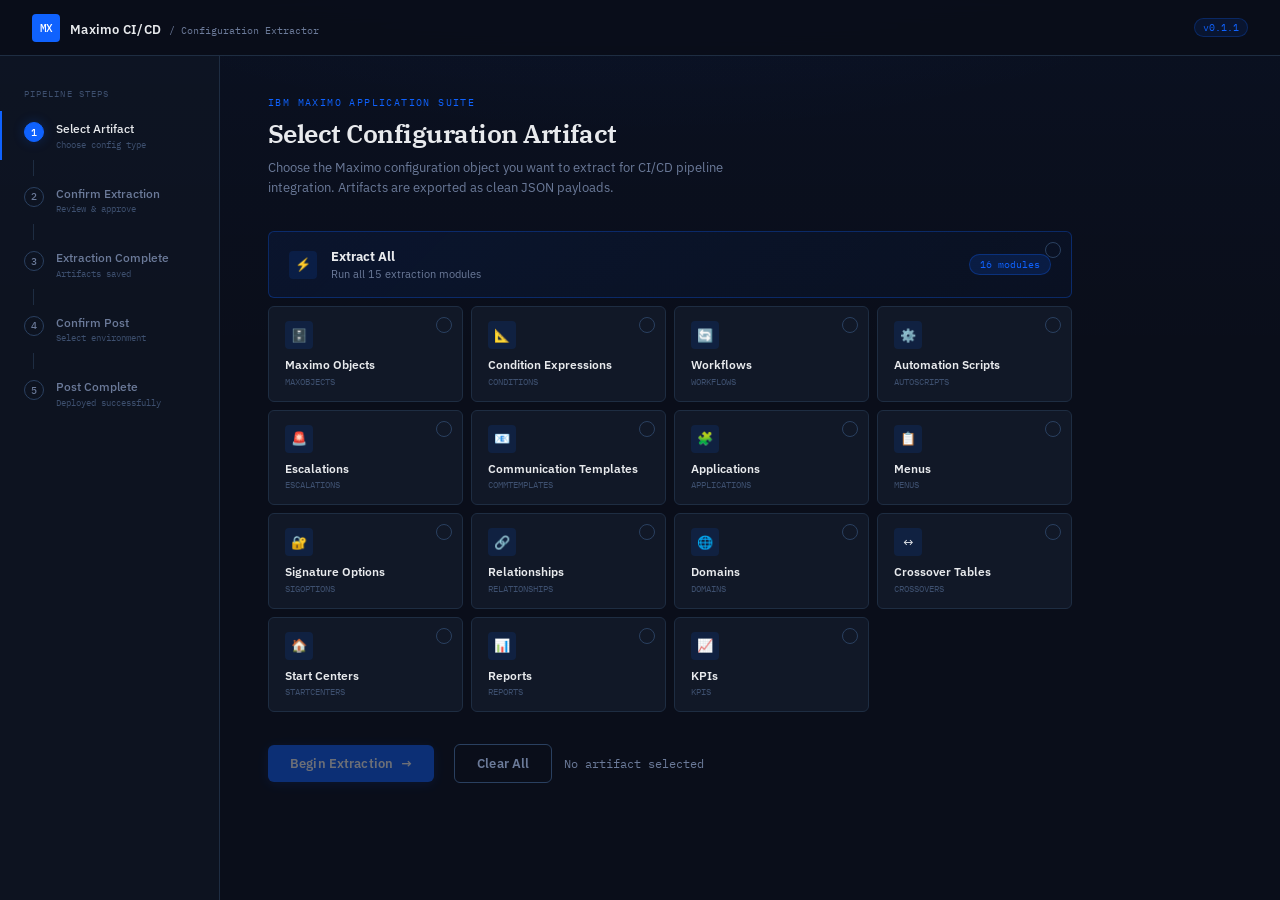
<file: index.html>
<!DOCTYPE html>
<html lang="en">
<head>
<meta charset="UTF-8">
<meta name="viewport" content="width=device-width, initial-scale=1.0">
<title>Maximo CI/CD Configuration Extractor</title>
<link href="https://fonts.googleapis.com/css2?family=IBM+Plex+Mono:wght@400;500&family=IBM+Plex+Sans:wght@300;400;500;600;700&family=IBM+Plex+Serif:wght@300;600&display=swap" rel="stylesheet">
<link rel="stylesheet" href="index.css">
</head>
<body>

<header>
  <div class="header-brand">
    <div class="header-logo">MX</div>
    <div>
      <span class="header-title">Maximo CI/CD</span>
      <span class="header-subtitle">/ Configuration Extractor</span>
    </div>
  </div>
  <span class="header-badge">v0.1.1</span>
</header>

<div class="app-layout">
  <nav class="sidebar">
    <div class="sidebar-label">Pipeline Steps</div>
    <div class="step-item active" id="step-1">
      <div class="step-num"><span class="step-num-inner">1</span></div>
      <div class="step-text"><div class="step-name">Select Artifact</div><div class="step-desc">Choose config type</div></div>
    </div>
    <div class="step-connector"></div>
    <div class="step-item" id="step-2">
      <div class="step-num"><span class="step-num-inner">2</span></div>
      <div class="step-text"><div class="step-name">Confirm Extraction</div><div class="step-desc">Review & approve</div></div>
    </div>
    <div class="step-connector"></div>
    <div class="step-item" id="step-3">
      <div class="step-num"><span class="step-num-inner">3</span></div>
      <div class="step-text"><div class="step-name">Extraction Complete</div><div class="step-desc">Artifacts saved</div></div>
    </div>
    <div class="step-connector"></div>
    <div class="step-item" id="step-4">
      <div class="step-num"><span class="step-num-inner">4</span></div>
      <div class="step-text"><div class="step-name">Confirm Post</div><div class="step-desc">Select environment</div></div>
    </div>
    <div class="step-connector"></div>
    <div class="step-item" id="step-5">
      <div class="step-num"><span class="step-num-inner">5</span></div>
      <div class="step-text"><div class="step-name">Post Complete</div><div class="step-desc">Deployed successfully</div></div>
    </div>
  </nav>

  <main>
    <div id="screen-select">
      <div class="section-header">
        <div class="section-eyebrow">IBM Maximo Application Suite</div>
        <h1 class="section-title">Select Configuration Artifact</h1>
        <p class="section-desc">Choose the Maximo configuration object you want to extract for CI/CD pipeline integration. Artifacts are exported as clean JSON payloads.</p>
      </div>
      <div class="artifact-grid" id="artifact-grid">
        <div class="artifact-card extract-all" data-artifact="Extract All" data-code="ALL" onclick="selectArtifact(this)">
          <div class="extract-all-left">
            <div class="artifact-icon">⚡</div>
            <div class="extract-all-info">
              <div class="extract-all-name">Extract All</div>
              <div class="extract-all-desc">Run all 15 extraction modules</div>
            </div>
          </div>
          <span class="extract-all-badge">16 modules</span>
          <div class="artifact-check"></div>
        </div>
      </div>
      <div class="action-row">
        <button class="btn btn-primary" id="proceed-btn" onclick="openExtractModal()" disabled><span>Begin Extraction</span><span>→</span></button>
        <button class="btn btn-secondary" onclick="clearAll()" style="font-weight:600; margin-left:0.5rem;"><span>Clear All</span></button>
        <span class="selection-hint" id="selection-hint">No artifact selected</span>
      </div>
    </div>

    <div id="screen-extracting" class="hidden">
      <div class="loading-section">
        <div class="spinner-ring"></div>
        <div class="loading-title">Extracting Configuration...</div>
        <div class="loading-sub" id="extracting-label">Connecting to Maximo REST API</div>
        <div class="progress-bar-track"><div class="progress-bar-fill" id="extract-progress"></div></div>
      </div>
    </div>

    <div id="screen-extract-success" class="hidden">
      <div class="success-section">
        <div class="success-header">
          <div class="success-icon-wrap extract">✅</div>
          <div class="success-text">
            <span class="success-tag extract">Extraction Complete</span>
            <div class="success-title">Artifact Extracted Successfully</div>
            <div class="success-sub">Configuration data has been retrieved and saved.</div>
          </div>
        </div>
        <div class="success-details">
          <div class="detail-row"><span class="detail-label">Artifact</span><span class="detail-value accent" id="extracted-artifact-name">—</span></div>
          <div class="detail-row"><span class="detail-label">Status</span><span class="detail-value green">Completed</span><div class="detail-dot"></div></div>
          <div class="detail-row"><span class="detail-label">Output Path</span><span class="detail-value" id="output-path">./Artifacts/output/</span></div>
          <div class="detail-row"><span class="detail-label">Timestamp</span><span class="detail-value" id="extract-timestamp">—</span></div>
        </div>
        <p style="font-size:13px;color:var(--text-muted);margin-bottom:1.5rem;">Would you like to post this artifact to a target environment?</p>
        <div class="action-row">
          <button class="btn btn-success" onclick="openPostModal()">Post to Environment →</button>
          <button class="btn btn-ghost" onclick="resetFlow()">Start Over</button>
        </div>
      </div>
    </div>

    <div id="screen-posting" class="hidden">
      <div class="loading-section">
        <div class="spinner-ring green"></div>
        <div class="loading-title">Posting to Environment...</div>
        <div class="loading-sub" id="posting-label">Authenticating with target environment</div>
        <div class="progress-bar-track"><div class="progress-bar-fill green" id="post-progress"></div></div>
      </div>
    </div>

    <div id="screen-complete" class="hidden">
      <div class="complete-screen">
        <div class="complete-glow">🚀</div>
        <div class="complete-title">Pipeline Complete</div>
        <div class="complete-sub" id="complete-message">Artifact posted to target environment successfully.</div>
        <div class="complete-meta"><span>⏱</span><span id="complete-summary">—</span></div>
        <br>
        <button class="btn btn-primary" onclick="resetFlow()">Run Another Extraction</button>
      </div>
    </div>

    <div id="screen-cancelled" class="hidden">
      <div class="cancelled-section">
        <div class="cancelled-icon">↩</div>
        <div class="cancelled-title">Post Cancelled</div>
        <div class="cancelled-sub">The artifact was extracted but not posted. You can post it later.</div>
        <br>
        <div class="action-row" style="justify-content:center;">
          <button class="btn btn-secondary" onclick="showExtractSuccess()">Back to Results</button>
          <button class="btn btn-ghost" onclick="resetFlow()">Start Over</button>
        </div>
      </div>
    </div>
  </main>
</div>

<div class="modal-backdrop" id="modal-extract">
  <div class="modal">
    <div class="modal-icon extract">🔍</div>
    <div class="modal-title">Confirm Extraction</div>
    <div class="modal-body">
      You are about to extract the following configuration artifact from your Maximo environment:<br><br>
      <span class="modal-artifact-tag" id="modal-artifact-name">—</span><br><br>
      This will connect to the configured Maximo REST API endpoint and retrieve all matching configuration objects as JSON artifacts.
    </div>
    <div class="modal-actions">
      <button class="btn btn-secondary" onclick="closeModal('modal-extract')">No, Cancel</button>
      <button class="btn btn-primary" onclick="confirmExtract()">Yes, Extract</button>
    </div>
  </div>
</div>

<div class="modal-backdrop" id="modal-post">
  <div class="modal">
    <div class="modal-icon post">📤</div>
    <div class="modal-title">Post to Target Environment</div>
    <div class="modal-body">
      Select a target environment and confirm to deploy the extracted artifact:<br><br>
      <span class="modal-artifact-tag" id="modal-post-artifact">—</span><br>
      <div class="env-selector" id="env-selector">
        <button class="env-chip selected" onclick="selectEnv(this, 'DEV')">DEV</button>
        <button class="env-chip" onclick="selectEnv(this, 'SIT')">SIT</button>
        <button class="env-chip" onclick="selectEnv(this, 'UAT')">UAT</button>
        <button class="env-chip" onclick="selectEnv(this, 'PROD')">PROD</button>
      </div><br>
      This action will push the configuration to <strong><span id="modal-env-display" style="color:var(--accent2);">DEV</span></strong>. Verify the target before proceeding.
    </div>
    <div class="modal-actions">
      <button class="btn btn-secondary" onclick="cancelPost()">No, Skip</button>
      <button class="btn btn-success" onclick="confirmPost()">Yes, Post Now</button>
    </div>
  </div>
</div>

<script src="script.js"></script>


</body>
</html>
</file>
<file: index.css>
:root {
--bg: #0a0e1a;
--surface: #111827;
--surface2: #1a2235;
--border: #1e2d42;
--border-bright: #2a4060;
--accent: #0f62fe;
--accent-glow: rgba(15,98,254,0.25);
--accent2: #42be65;
--accent2-glow: rgba(66,190,101,0.2);
--warn: #f1c21b;
--text: #e8eaed;
--text-muted: #6b7a99;
--text-dim: #3d4f6e;
--mono: 'IBM Plex Mono', monospace;
--sans: 'IBM Plex Sans', sans-serif;
--serif: 'IBM Plex Serif', serif;
--radius: 6px;
--radius-lg: 12px;
--transition: 0.18s cubic-bezier(0.4,0,0.2,1);
}

*, *::before, *::after { box-sizing: border-box; margin: 0; padding: 0; }

body {
font-family: var(--sans);
background: var(--bg);
color: var(--text);
min-height: 100vh;
overflow-x: hidden;
background-image:
    radial-gradient(ellipse 80% 50% at 50% -20%, rgba(15,98,254,0.08) 0%, transparent 70%),
    linear-gradient(180deg, rgba(15,98,254,0.03) 0%, transparent 40%);
}

header {
position: sticky; top: 0; z-index: 100;
display: flex; align-items: center; justify-content: space-between;
padding: 0 2rem;
height: 56px;
background: rgba(10,14,26,0.92);
backdrop-filter: blur(12px);
border-bottom: 1px solid var(--border);
}
.header-brand { display: flex; align-items: center; gap: 10px; }
.header-logo {
width: 28px; height: 28px;
background: var(--accent);
border-radius: 4px;
display: flex; align-items: center; justify-content: center;
font-family: var(--mono);
font-size: 11px; font-weight: 500;
color: #fff; letter-spacing: -0.5px;
}
.header-title { font-size: 13px; font-weight: 600; color: var(--text); letter-spacing: 0.02em; }
.header-subtitle { font-family: var(--mono); font-size: 10px; color: var(--text-muted); margin-left: 4px; }
.header-badge {
font-family: var(--mono);
font-size: 10px; color: var(--accent);
background: rgba(15,98,254,0.1);
border: 1px solid rgba(15,98,254,0.25);
padding: 2px 8px; border-radius: 99px;
}

.app-layout { display: flex; min-height: calc(100vh - 56px); }

.sidebar {
width: 220px; flex-shrink: 0;
border-right: 1px solid var(--border);
padding: 2rem 0;
background: rgba(17,24,39,0.5);
}
.sidebar-label {
font-family: var(--mono);
font-size: 9px; letter-spacing: 0.12em;
color: var(--text-dim);
text-transform: uppercase;
padding: 0 1.5rem 0.75rem;
}
.step-item {
display: flex; align-items: flex-start; gap: 12px;
padding: 10px 1.5rem;
cursor: default;
transition: background var(--transition);
position: relative;
}
.step-item::before {
content: '';
position: absolute; left: 0; top: 0; bottom: 0;
width: 2px; background: transparent;
transition: background var(--transition);
}
.step-item.active::before { background: var(--accent); }
.step-item.done::before { background: var(--accent2); }
.step-num {
width: 20px; height: 20px; flex-shrink: 0;
border-radius: 50%;
display: flex; align-items: center; justify-content: center;
font-family: var(--mono); font-size: 10px; font-weight: 500;
border: 1.5px solid var(--border-bright);
color: var(--text-muted);
margin-top: 1px;
transition: all var(--transition);
}
.step-item.active .step-num { background: var(--accent); border-color: var(--accent); color: #fff; box-shadow: 0 0 12px var(--accent-glow); }
.step-item.done .step-num { background: var(--accent2); border-color: var(--accent2); color: #fff; }
.step-item.done .step-num::before { content: '✓'; font-size: 10px; }
.step-item.done .step-num-inner { display: none; }
.step-text { flex: 1; }
.step-name { font-size: 12px; font-weight: 500; color: var(--text-muted); transition: color var(--transition); line-height: 1.3; }
.step-item.active .step-name { color: var(--text); }
.step-item.done .step-name { color: var(--accent2); }
.step-desc { font-family: var(--mono); font-size: 9px; color: var(--text-dim); margin-top: 2px; }
.step-connector { width: 1px; height: 16px; background: var(--border); margin: 0 1.5rem 0 calc(1.5rem + 9px); }

main { flex: 1; padding: 2.5rem 3rem; max-width: 900px; }

.section-header { margin-bottom: 2rem; }
.section-eyebrow {
font-family: var(--mono);
font-size: 10px; letter-spacing: 0.14em;
color: var(--accent);
text-transform: uppercase;
margin-bottom: 8px;
display: flex; align-items: center; gap: 8px;
}
.section-eyebrow::before {
  display: none;
}
.section-title { font-family: var(--serif); font-size: 26px; font-weight: 600; color: var(--text); line-height: 1.25; letter-spacing: -0.02em; }
.section-desc { margin-top: 8px; font-size: 13px; color: var(--text-muted); max-width: 520px; line-height: 1.6; }

.artifact-grid { display: grid; grid-template-columns: repeat(auto-fill, minmax(168px, 1fr)); gap: 8px; margin-bottom: 2rem; }
.artifact-card {
background: var(--surface);
border: 1px solid var(--border);
border-radius: var(--radius);
padding: 14px 16px;
cursor: pointer;
transition: all var(--transition);
position: relative;
overflow: hidden;
user-select: none;
}
.artifact-card::after {
content: '';
position: absolute; inset: 0;
background: linear-gradient(135deg, rgba(15,98,254,0.06) 0%, transparent 60%);
opacity: 0;
transition: opacity var(--transition);
}
.artifact-card:hover { border-color: var(--border-bright); background: var(--surface2); transform: translateY(-1px); box-shadow: 0 4px 16px rgba(0,0,0,0.3); }
.artifact-card:hover::after { opacity: 1; }
.artifact-card.selected { border-color: var(--accent); background: rgba(15,98,254,0.08); box-shadow: 0 0 0 1px var(--accent), 0 4px 20px var(--accent-glow); }
.artifact-card.selected::after { opacity: 1; }
.artifact-card.extract-all {
grid-column: 1 / -1;
display: flex; align-items: center; justify-content: space-between;
background: linear-gradient(135deg, rgba(15,98,254,0.08) 0%, rgba(15,98,254,0.03) 100%);
border-color: rgba(15,98,254,0.3);
padding: 16px 20px;
}
.artifact-card.extract-all:hover, .artifact-card.extract-all.selected { background: rgba(15,98,254,0.15); border-color: var(--accent); }
.artifact-icon { width: 28px; height: 28px; background: rgba(15,98,254,0.12); border-radius: 4px; display: flex; align-items: center; justify-content: center; margin-bottom: 8px; font-size: 13px; transition: background var(--transition); }
.artifact-card.selected .artifact-icon, .artifact-card:hover .artifact-icon { background: rgba(15,98,254,0.22); }
.artifact-card.extract-all .artifact-icon { margin-bottom: 0; }
.artifact-name { font-size: 12px; font-weight: 600; color: var(--text); line-height: 1.3; }
.artifact-code { font-family: var(--mono); font-size: 9px; color: var(--text-dim); margin-top: 3px; transition: color var(--transition); }
.artifact-card:hover .artifact-code, .artifact-card.selected .artifact-code { color: var(--text-muted); }
.artifact-check { width: 16px; height: 16px; border-radius: 50%; border: 1.5px solid var(--border-bright); position: absolute; top: 10px; right: 10px; display: flex; align-items: center; justify-content: center; transition: all var(--transition); }
.artifact-card.selected .artifact-check { background: var(--accent); border-color: var(--accent); }
.artifact-check::after { content: '✓'; font-size: 9px; color: #fff; opacity: 0; transition: opacity var(--transition); }
.artifact-card.selected .artifact-check::after { opacity: 1; }
.extract-all-left { display: flex; align-items: center; gap: 14px; }
.extract-all-name { font-size: 13px; font-weight: 700; color: var(--text); }
.extract-all-desc { font-size: 11px; color: var(--text-muted); margin-top: 2px; }
.extract-all-badge { font-family: var(--mono); font-size: 10px; color: var(--accent); background: rgba(15,98,254,0.15); border: 1px solid rgba(15,98,254,0.3); padding: 3px 10px; border-radius: 99px; white-space: nowrap; }

.action-row { display: flex; align-items: center; gap: 12px; margin-top: 0.5rem; }
.btn { display: inline-flex; align-items: center; gap: 8px; padding: 10px 22px; border-radius: var(--radius); font-family: var(--sans); font-size: 13px; font-weight: 600; cursor: pointer; border: none; transition: all var(--transition); letter-spacing: 0.01em; }
.btn-primary { background: var(--accent); color: #fff; box-shadow: 0 2px 12px var(--accent-glow); }
.btn-primary:hover { background: #0353e9; box-shadow: 0 4px 20px rgba(15,98,254,0.4); transform: translateY(-1px); }
.btn-primary:active { transform: none; }
.btn-primary:disabled { opacity: 0.4; cursor: not-allowed; transform: none; }
.btn-secondary { background: transparent; color: var(--text-muted); border: 1px solid var(--border-bright); }
.btn-secondary:hover { background: var(--surface2); color: var(--text); border-color: var(--text-dim); }
.btn-ghost { background: transparent; color: var(--text-muted); border: none; padding: 10px 14px; }
.btn-ghost:hover { color: var(--text); }
.btn-success { background: var(--accent2); color: #fff; box-shadow: 0 2px 12px var(--accent2-glow); }
.btn-success:hover { background: #36a659; }
.selection-hint { font-size: 12px; color: var(--text-muted); font-family: var(--mono); }

.modal-backdrop { position: fixed; inset: 0; background: rgba(10,14,26,0.85); backdrop-filter: blur(6px); z-index: 200; display: flex; align-items: center; justify-content: center; opacity: 0; pointer-events: none; transition: opacity 0.22s ease; }
.modal-backdrop.open { opacity: 1; pointer-events: all; }
.modal { background: var(--surface); border: 1px solid var(--border-bright); border-radius: var(--radius-lg); padding: 2rem; width: 420px; max-width: calc(100vw - 2rem); box-shadow: 0 24px 80px rgba(0,0,0,0.6), 0 0 0 1px rgba(15,98,254,0.1); transform: translateY(12px) scale(0.97); transition: transform 0.22s cubic-bezier(0.4,0,0.2,1); }
.modal-backdrop.open .modal { transform: translateY(0) scale(1); }
.modal-icon { width: 48px; height: 48px; border-radius: 10px; display: flex; align-items: center; justify-content: center; font-size: 22px; margin-bottom: 1.25rem; }
.modal-icon.extract { background: rgba(15,98,254,0.12); border: 1px solid rgba(15,98,254,0.2); }
.modal-icon.post { background: rgba(66,190,101,0.1); border: 1px solid rgba(66,190,101,0.2); }
.modal-title { font-family: var(--serif); font-size: 18px; font-weight: 600; color: var(--text); margin-bottom: 8px; line-height: 1.3; }
.modal-body { font-size: 13px; color: var(--text-muted); line-height: 1.6; margin-bottom: 1.5rem; }
.modal-artifact-tag { display: inline-block; background: rgba(15,98,254,0.12); border: 1px solid rgba(15,98,254,0.25); color: #6ea6ff; font-family: var(--mono); font-size: 11px; font-weight: 500; padding: 3px 10px; border-radius: 4px; margin: 4px 0; }
.modal-actions { display: flex; gap: 10px; justify-content: flex-end; }

.loading-section { display: flex; flex-direction: column; align-items: center; padding: 3rem 2rem; text-align: center; }
.spinner-ring { width: 52px; height: 52px; border-radius: 50%; border: 3px solid var(--border-bright); border-top-color: var(--accent); animation: spin 0.8s linear infinite; margin-bottom: 1.5rem; }
.spinner-ring.green { border-top-color: var(--accent2); }
@keyframes spin { to { transform: rotate(360deg); } }
.loading-title { font-size: 15px; font-weight: 600; color: var(--text); margin-bottom: 6px; }
.loading-sub { font-family: var(--mono); font-size: 11px; color: var(--text-muted); }
.progress-bar-track { width: 220px; height: 3px; background: var(--border-bright); border-radius: 99px; margin-top: 1rem; overflow: hidden; }
.progress-bar-fill { height: 100%; background: var(--accent); border-radius: 99px; animation: progress 2.2s ease forwards; }
.progress-bar-fill.green { background: var(--accent2); }
@keyframes progress { from { width: 0%; } to { width: 100%; } }

.success-section { padding: 2.5rem 0; animation: fadeUp 0.4s ease forwards; }
@keyframes fadeUp { from { opacity: 0; transform: translateY(12px); } to { opacity: 1; transform: translateY(0); } }
.success-header { display: flex; align-items: flex-start; gap: 16px; margin-bottom: 1.5rem; }
.success-icon-wrap { width: 48px; height: 48px; flex-shrink: 0; border-radius: 50%; display: flex; align-items: center; justify-content: center; font-size: 22px; animation: popIn 0.4s cubic-bezier(0.4,0,0.2,1) 0.15s both; }
@keyframes popIn { from { transform: scale(0.5); opacity: 0; } to { transform: scale(1); opacity: 1; } }
.success-icon-wrap.extract { background: rgba(15,98,254,0.12); border: 2px solid rgba(15,98,254,0.3); box-shadow: 0 0 20px var(--accent-glow); }
.success-icon-wrap.post { background: rgba(66,190,101,0.12); border: 2px solid rgba(66,190,101,0.3); box-shadow: 0 0 20px var(--accent2-glow); }
.success-tag { font-family: var(--mono); font-size: 9px; letter-spacing: 0.12em; text-transform: uppercase; padding: 2px 8px; border-radius: 4px; display: inline-block; margin-bottom: 6px; }
.success-tag.extract { color: var(--accent); background: rgba(15,98,254,0.1); }
.success-title { font-family: var(--serif); font-size: 20px; font-weight: 600; color: var(--text); line-height: 1.25; margin-bottom: 4px; }
.success-sub { font-size: 13px; color: var(--text-muted); }
.success-details { background: var(--surface); border: 1px solid var(--border); border-radius: var(--radius); overflow: hidden; margin-bottom: 1.5rem; }
.detail-row { display: flex; align-items: center; padding: 11px 16px; border-bottom: 1px solid var(--border); gap: 12px; }
.detail-row:last-child { border-bottom: none; }
.detail-label { font-family: var(--mono); font-size: 10px; color: var(--text-dim); letter-spacing: 0.08em; text-transform: uppercase; width: 110px; flex-shrink: 0; }
.detail-value { font-family: var(--mono); font-size: 11px; color: var(--text-muted); flex: 1; }
.detail-value.accent { color: var(--accent); }
.detail-value.green { color: var(--accent2); }
.detail-dot { width: 6px; height: 6px; border-radius: 50%; background: var(--accent2); animation: pulse 2s infinite; flex-shrink: 0; }
@keyframes pulse { 0%, 100% { box-shadow: 0 0 0 0 rgba(66,190,101,0.4); } 50% { box-shadow: 0 0 0 5px rgba(66,190,101,0); } }

.complete-screen { text-align: center; padding: 4rem 2rem; animation: fadeUp 0.5s ease forwards; }
.complete-glow { width: 80px; height: 80px; border-radius: 50%; background: rgba(66,190,101,0.1); border: 2px solid var(--accent2); display: flex; align-items: center; justify-content: center; font-size: 36px; margin: 0 auto 1.5rem; box-shadow: 0 0 40px var(--accent2-glow), 0 0 80px rgba(66,190,101,0.08); animation: popIn 0.5s cubic-bezier(0.4,0,0.2,1) 0.1s both; }
.complete-title { font-family: var(--serif); font-size: 24px; font-weight: 600; color: var(--accent2); margin-bottom: 8px; }
.complete-sub { font-size: 13px; color: var(--text-muted); margin-bottom: 2rem; }
.complete-meta { display: inline-flex; align-items: center; gap: 6px; font-family: var(--mono); font-size: 11px; color: var(--text-muted); background: var(--surface); border: 1px solid var(--border); padding: 8px 16px; border-radius: var(--radius); margin-bottom: 2rem; }

.env-selector { display: flex; gap: 8px; margin: 12px 0; flex-wrap: wrap; }
.env-chip { padding: 6px 14px; border: 1px solid var(--border-bright); border-radius: 99px; font-family: var(--mono); font-size: 11px; color: var(--text-muted); cursor: pointer; transition: all var(--transition); background: transparent; }
.env-chip:hover { border-color: var(--accent2); color: var(--accent2); }
.env-chip.selected { background: rgba(66,190,101,0.12); border-color: var(--accent2); color: var(--accent2); box-shadow: 0 0 10px var(--accent2-glow); }

.cancelled-section { text-align: center; padding: 3rem 2rem; animation: fadeUp 0.4s ease forwards; }
.cancelled-icon { font-size: 32px; margin-bottom: 1rem; opacity: 0.5; }
.cancelled-title { font-size: 16px; color: var(--text-muted); margin-bottom: 8px; }
.cancelled-sub { font-size: 13px; color: var(--text-dim); }

.hidden { display: none !important; }
::-webkit-scrollbar { width: 6px; }
::-webkit-scrollbar-track { background: transparent; }
::-webkit-scrollbar-thumb { background: var(--border-bright); border-radius: 99px; }

@media (max-width: 768px) {
.sidebar { display: none; }
main { padding: 1.5rem; }
.artifact-grid { grid-template-columns: repeat(2, 1fr); }
}
</file>
